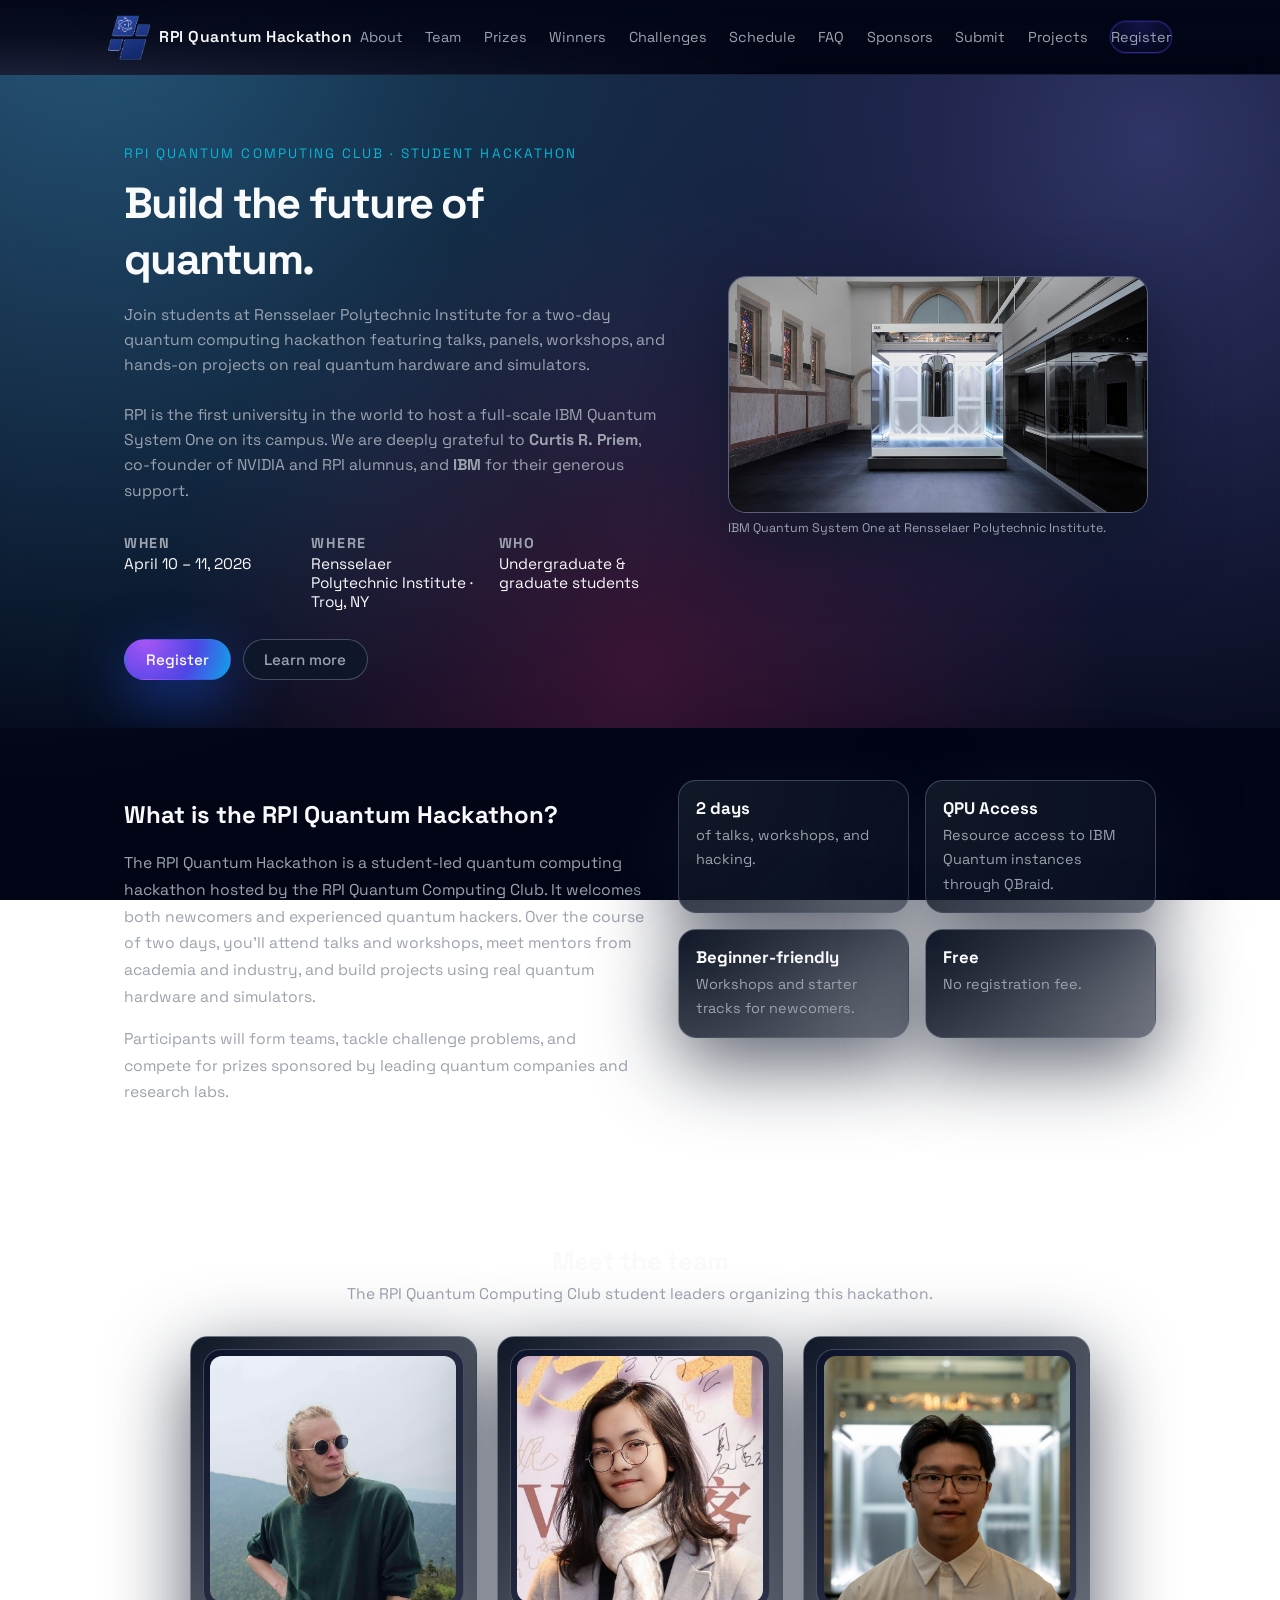
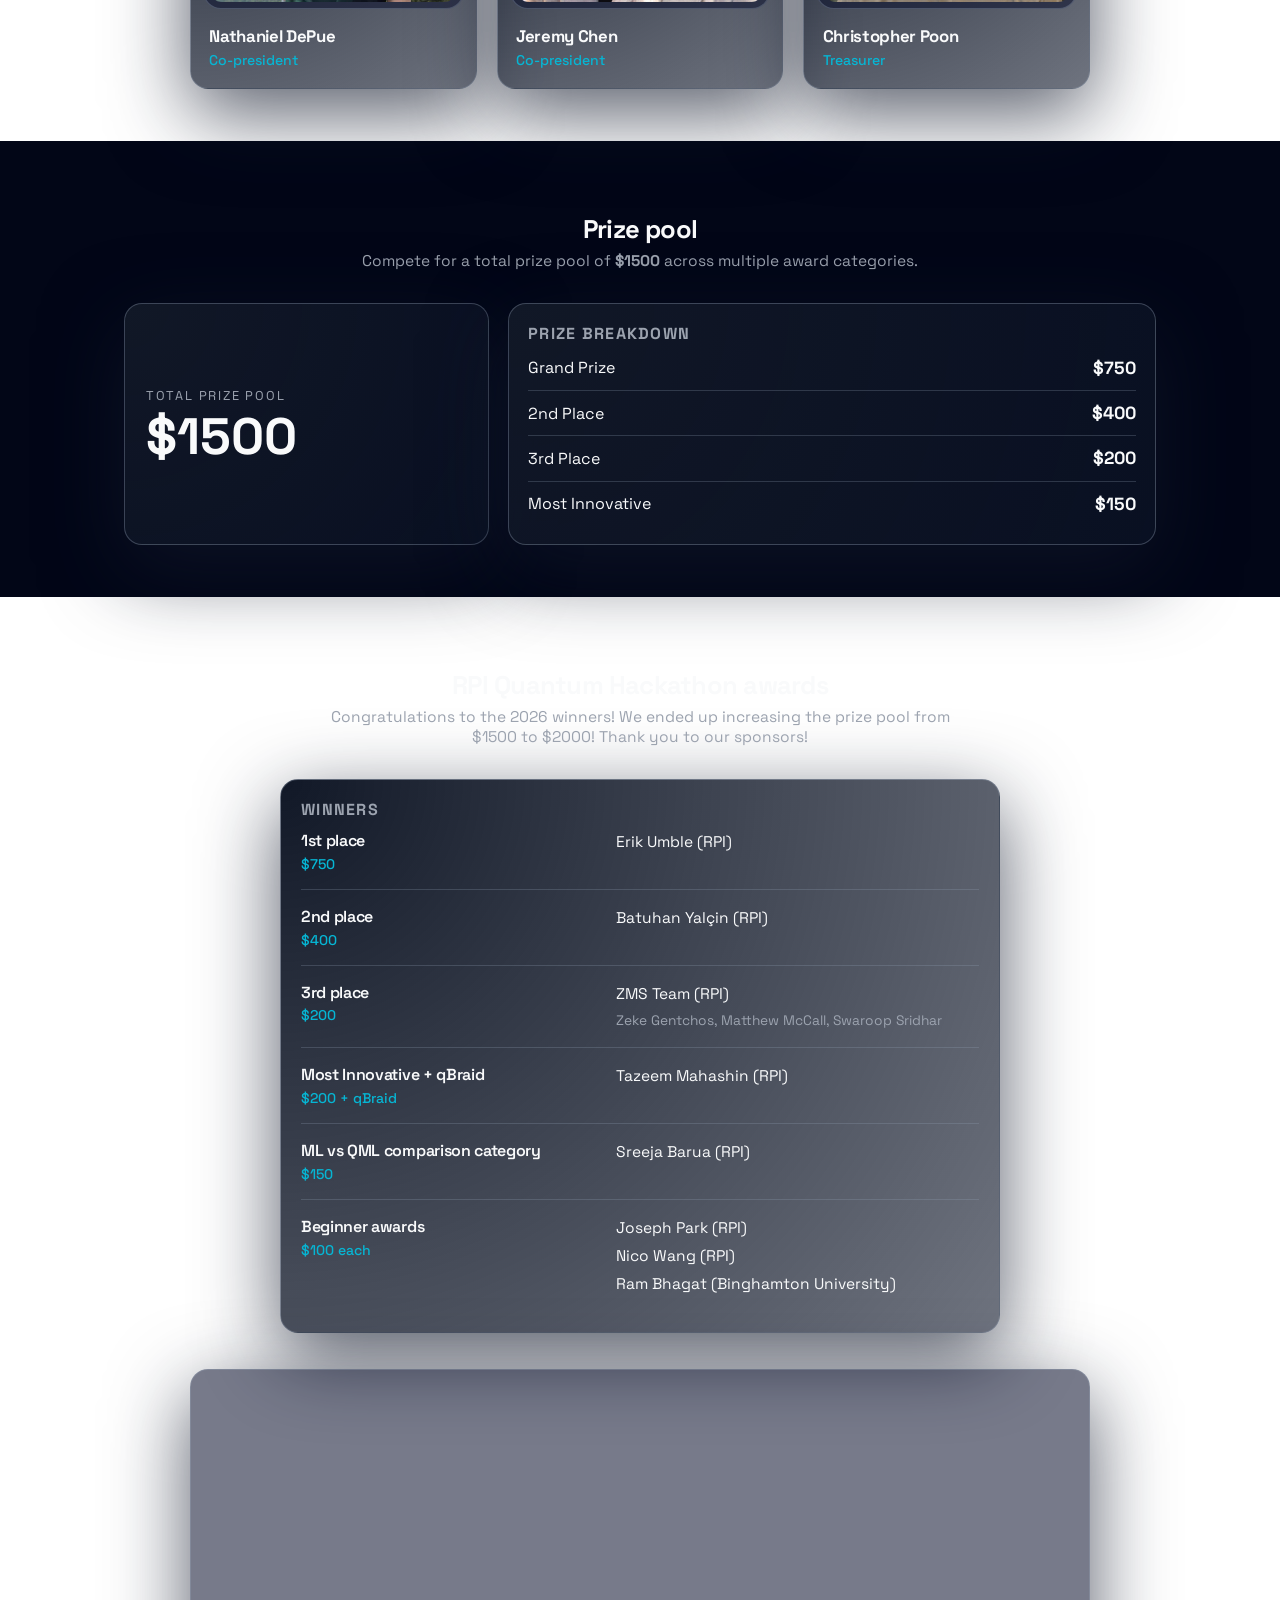
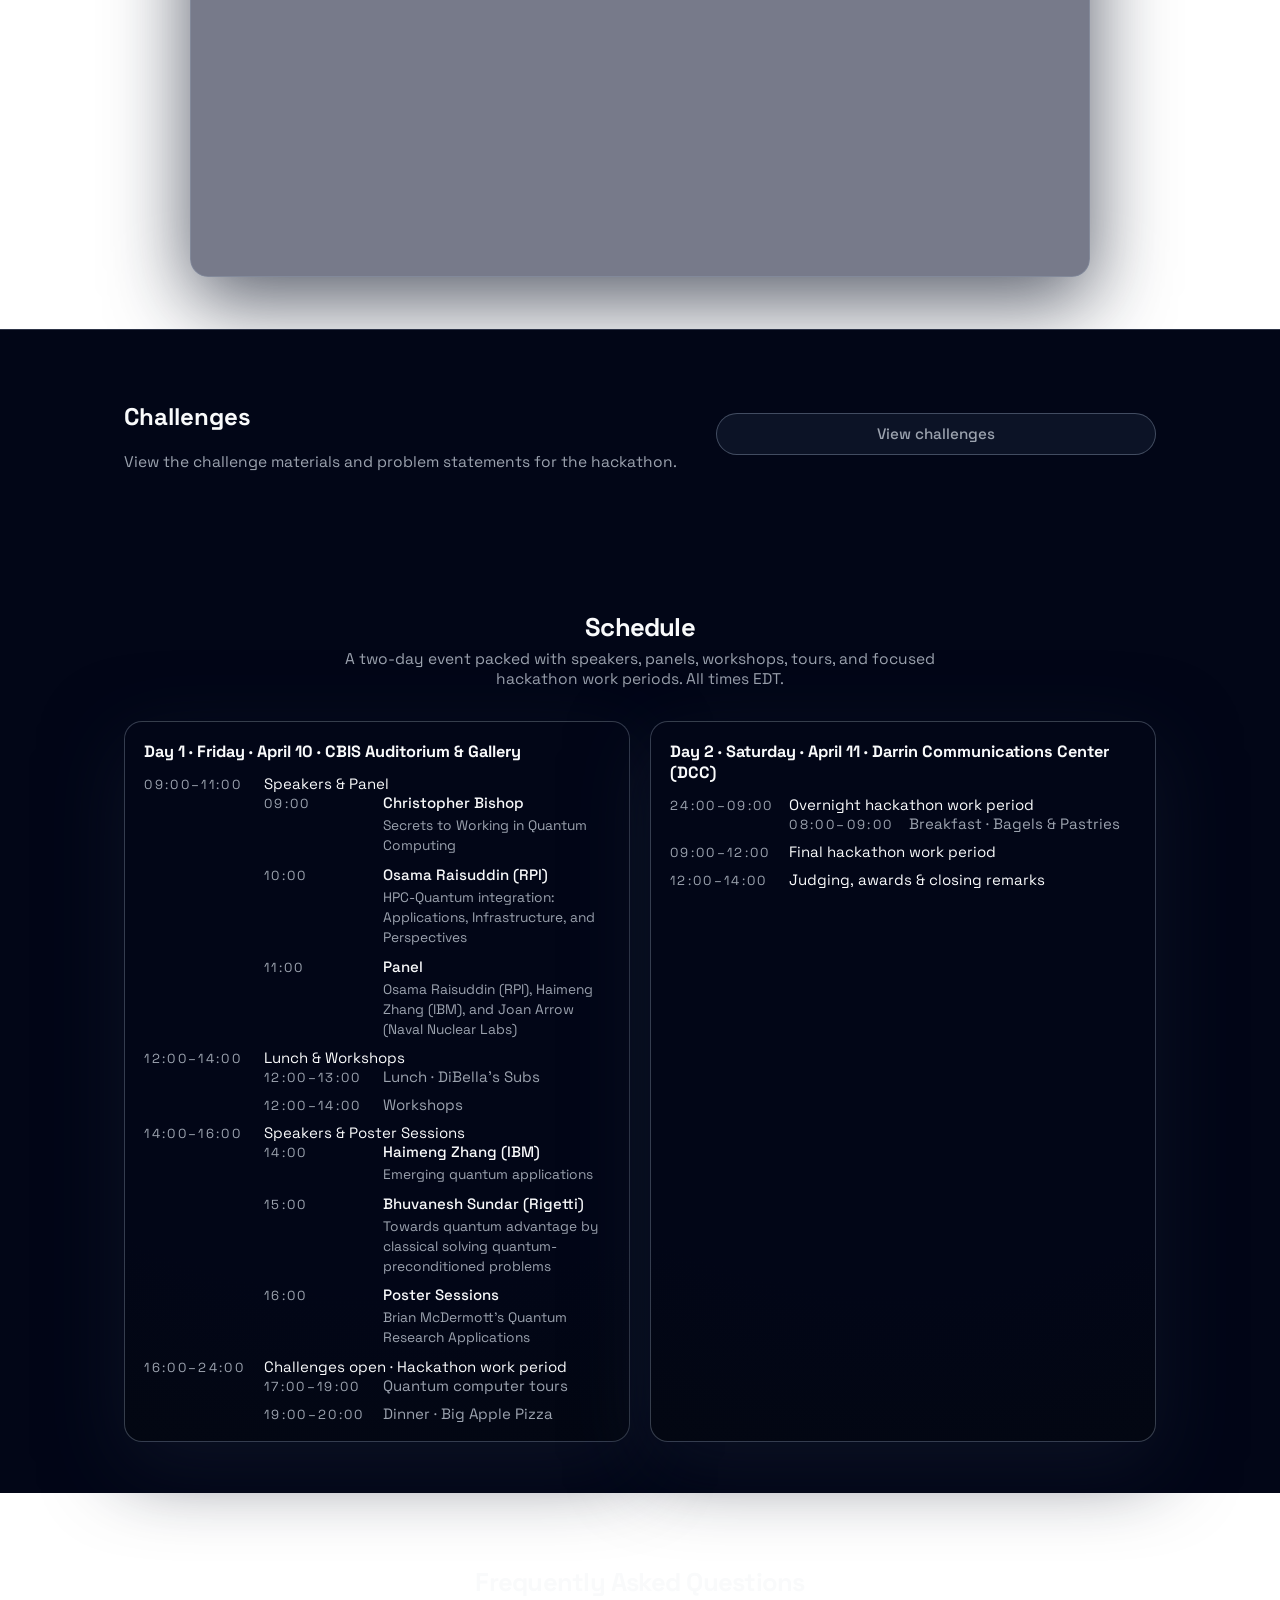
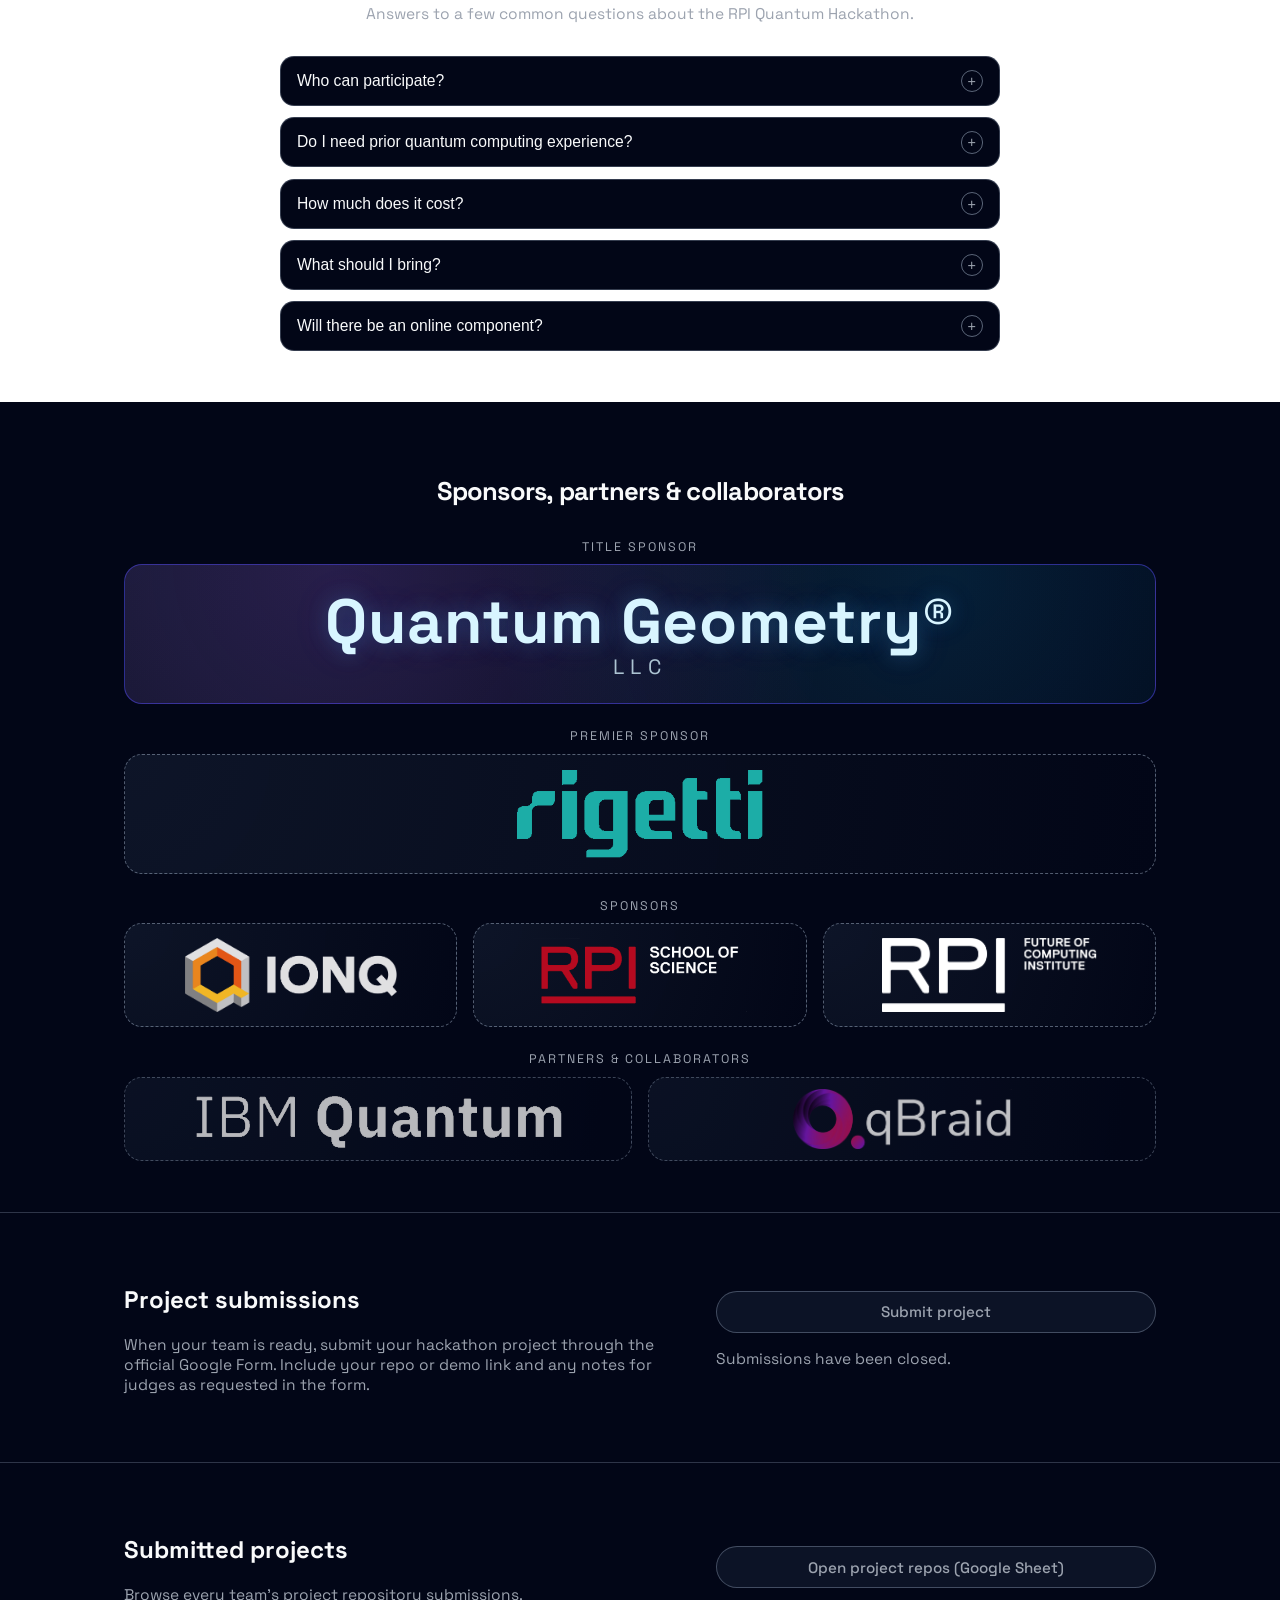
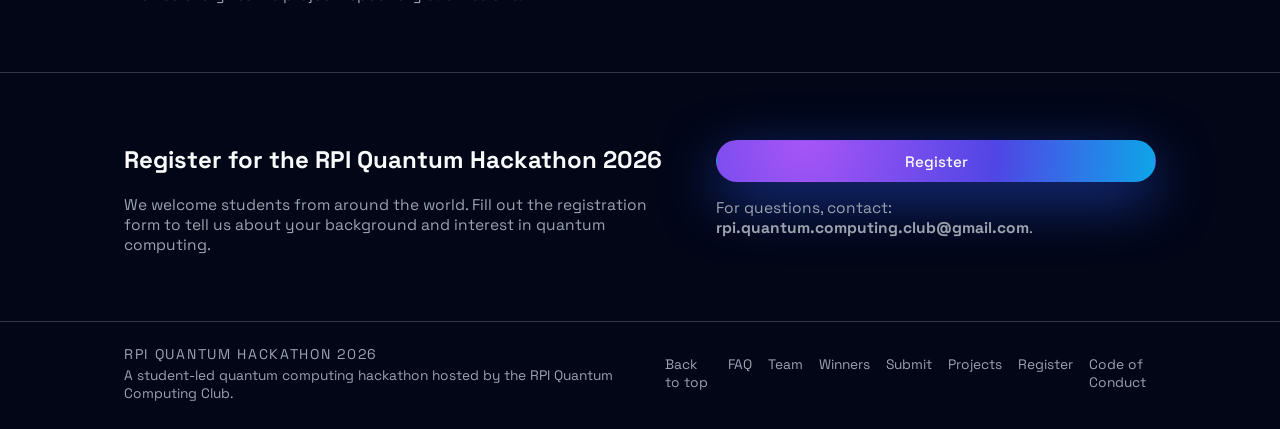
<file: index.html>
<!DOCTYPE html>
<html lang="en">
  <head>
    <meta charset="UTF-8" />
    <meta name="viewport" content="width=device-width, initial-scale=1" />
    <title>RPI Quantum Hackathon 2026</title>
    <meta
      name="description"
      content="RPI Quantum Hackathon is a student-led quantum computing hackathon hosted by the RPI Quantum Computing Club, bringing together students to work on cutting-edge quantum challenges."
    />
    <link rel="stylesheet" href="styles.css" />
    <link rel="preconnect" href="https://fonts.googleapis.com" />
    <link rel="preconnect" href="https://fonts.gstatic.com" crossorigin />
    <link
      href="https://fonts.googleapis.com/css2?family=Space+Grotesk:wght@400;500;600;700&display=swap"
      rel="stylesheet"
    />
  </head>
  <body>
    <header class="site-header" id="top">
      <div class="container header-inner">
        <div class="logo">
          <img src="images/logo.png" alt="RPI Quantum Hackathon logo" class="logo-img" />
          <span class="logo-text">RPI Quantum Hackathon</span>
        </div>
        <nav class="nav">
          <a href="#about">About</a>
          <a href="#team">Team</a>
          <a href="#prizes">Prizes</a>
          <a href="#winners">Winners</a>
          <a href="#challenges">Challenges</a>
          <a href="#schedule">Schedule</a>
          <a href="#faq">FAQ</a>
          <a href="#sponsors">Sponsors</a>
          <a href="#submissions">Submit</a>
          <a href="#project-repos">Projects</a>
          <a href="#apply" class="nav-cta">Register</a>
        </nav>
        <button class="nav-toggle" aria-label="Toggle navigation">
          <span></span>
          <span></span>
        </button>
      </div>
    </header>

    <main>
      <!-- Hero / Landing -->
      <section class="hero">
        <div class="hero-gradient"></div>
        <div class="container hero-inner">
          <div class="hero-copy">
            <p class="eyebrow">RPI Quantum Computing Club · Student Hackathon</p>
            <h1>Build the future of quantum.</h1>
            <p class="hero-subtitle">
              Join students at Rensselaer Polytechnic Institute for a two-day
              quantum computing hackathon featuring talks, panels, workshops,
              and hands-on projects on real quantum hardware and simulators.
              <br>
              <br>
              RPI is the first university in the world to host a full-scale IBM Quantum System One on its campus. We are deeply grateful to <strong>Curtis R. Priem</strong>, co-founder of NVIDIA and RPI alumnus, and <strong>IBM</strong> for their generous support.
            </p>
            <div class="hero-meta">
              <div>
                <h3>When</h3>
                <p>April 10 – 11, 2026</p>
              </div>
              <div>
                <h3>Where</h3>
                <p>Rensselaer Polytechnic Institute · Troy, NY</p>
              </div>
              <div>
                <h3>Who</h3>
                <p>Undergraduate & graduate students</p>
              </div>
            </div>
            <div class="hero-actions">
              <a href="#apply" class="btn btn-primary">Register</a>
              <a href="#about" class="btn btn-secondary">Learn more</a>
            </div>
          </div>
          <div class="hero-visual">
            <figure class="hero-photo-frame">
              <img
                src="images/ibm-quantum-system-one.jpg"
                alt="IBM Quantum System One at RPI"
                class="hero-photo"
              />
              <figcaption class="hero-photo-caption">
                IBM Quantum System One at Rensselaer Polytechnic Institute.
              </figcaption>
            </figure>
          </div>
        </div>
      </section>

      <!-- About -->
      <section class="section" id="about">
        <div class="container two-column">
          <div>
            <h2>What is the RPI Quantum Hackathon?</h2>
            <p>
              The RPI Quantum Hackathon is a student-led quantum computing
              hackathon hosted by the RPI Quantum Computing Club. It welcomes
              both newcomers and experienced quantum hackers. Over the course
              of two days, you'll attend talks and workshops, meet mentors
              from academia and industry, and build projects using real quantum
              hardware and simulators.
            </p>
            <p>
              Participants will form teams, tackle challenge problems, and
              compete for prizes sponsored by leading quantum companies and
              research labs.
            </p>
          </div>
          <div class="about-grid">
            <div class="stat-card">
              <h3>2 days</h3>
              <p>of talks, workshops, and hacking.</p>
            </div>
            <div class="stat-card">
              <h3>QPU Access</h3>
              <p>Resource access to IBM Quantum instances through QBraid.</p>
            </div>
            <div class="stat-card">
              <h3>Beginner-friendly</h3>
              <p>Workshops and starter tracks for newcomers.</p>
            </div>
            <div class="stat-card">
              <h3>Free</h3>
              <p>No registration fee.</p>
            </div>
          </div>
        </div>
      </section>

      <!-- Meet the team -->
      <section class="section" id="team">
        <div class="container">
          <div class="section-header">
            <h2>Meet the team</h2>
            <p>
              The RPI Quantum Computing Club student leaders organizing this
              hackathon.
            </p>
          </div>
          <div class="team-grid">
            <article class="team-card">
              <figure class="team-photo-frame">
                <a
                  href="https://www.linkedin.com/in/nathaniel-depue/"
                  target="_blank"
                  rel="noopener noreferrer"
                  class="team-photo-link"
                  aria-label="Nathaniel DePue"
                >
                  <img
                    src="images/nathaniel.jpg"
                    alt="Portrait of Nathaniel DePue"
                    class="team-photo"
                    width="532"
                    height="563"
                    loading="lazy"
                  />
                </a>
              </figure>
              <div class="team-card-body">
                <h3>Nathaniel DePue</h3>
                <p class="team-role">Co-president</p>
              </div>
            </article>
            <article class="team-card">
              <figure class="team-photo-frame">
                <a
                  href="https://www.linkedin.com/in/jeremychenrpi27/"
                  target="_blank"
                  rel="noopener noreferrer"
                  class="team-photo-link"
                  aria-label="Jeremy Chen"
                >
                  <img
                    src="images/jeremy.jpg"
                    alt="Portrait of Jeremy Chen"
                    class="team-photo"
                    width="532"
                    height="563"
                    loading="lazy"
                  />
                </a>
              </figure>
              <div class="team-card-body">
                <h3>Jeremy Chen</h3>
                <p class="team-role">Co-president</p>
              </div>
            </article>
            <article class="team-card">
              <figure class="team-photo-frame">
                <a
                  href="https://www.linkedin.com/in/christopherpoon8/"
                  target="_blank"
                  rel="noopener noreferrer"
                  class="team-photo-link"
                  aria-label="Christopher Poon"
                >
                  <img
                    src="images/chris.jpg"
                    alt="Portrait of Christopher Poon"
                    class="team-photo"
                    width="532"
                    height="563"
                    loading="lazy"
                  />
                </a>
              </figure>
              <div class="team-card-body">
                <h3>Christopher Poon</h3>
                <p class="team-role">Treasurer</p>
              </div>
            </article>
          </div>
        </div>
      </section>

      <!-- Prize Pool -->
      <section class="section section-alt" id="prizes">
        <div class="container">
          <div class="section-header">
            <h2>Prize pool</h2>
            <p>
              Compete for a total prize pool of <strong>$1500</strong> across
              multiple award categories.
            </p>
          </div>
          <div class="prize-layout">
            <article class="prize-total-card">
              <p class="prize-total-label">Total prize pool</p>
              <p class="prize-total-amount">$1500</p>
            </article>
            <article class="prize-breakdown-card">
              <h3>Prize breakdown</h3>
              <ul class="prize-breakdown-list">
                <li><span>Grand Prize</span><strong>$750</strong></li>
                <li><span>2nd Place</span><strong>$400</strong></li>
                <li><span>3rd Place</span><strong>$200</strong></li>
                <li><span>Most Innovative</span><strong>$150</strong></li>
              </ul>
            </article>
          </div>
        </div>
      </section>

      <!-- Hackathon winners -->
      <section class="section" id="winners">
        <div class="container">
          <div class="section-header">
            <h2>RPI Quantum Hackathon awards</h2>
            <p>Congratulations to the 2026 winners! We ended up increasing the prize pool from $1500 to $2000! Thank you to our sponsors!</p>
          </div>
          <article class="winners-card">
            <h3 class="winners-card-title">Winners</h3>
            <ul class="winners-list">
              <li>
                <div class="winners-award">
                  <span class="winners-rank">1st place</span>
                  <span class="winners-prize">$750</span>
                </div>
                <div class="winners-names">
                  <p>Erik Umble (RPI)</p>
                </div>
              </li>
              <li>
                <div class="winners-award">
                  <span class="winners-rank">2nd place</span>
                  <span class="winners-prize">$400</span>
                </div>
                <div class="winners-names">
                  <p>Batuhan Yalçin (RPI)</p>
                </div>
              </li>
              <li>
                <div class="winners-award">
                  <span class="winners-rank">3rd place</span>
                  <span class="winners-prize">$200</span>
                </div>
                <div class="winners-names">
                  <p>ZMS Team (RPI)</p>
                  <p class="winners-names-detail">
                    Zeke Gentchos, Matthew McCall, Swaroop Sridhar
                  </p>
                </div>
              </li>
              <li>
                <div class="winners-award">
                  <span class="winners-rank">Most Innovative + qBraid</span>
                  <span class="winners-prize">$200 + qBraid</span>
                </div>
                <div class="winners-names">
                  <p>Tazeem Mahashin (RPI)</p>
                </div>
              </li>
              <li>
                <div class="winners-award">
                  <span class="winners-rank">ML vs QML comparison category</span>
                  <span class="winners-prize">$150</span>
                </div>
                <div class="winners-names">
                  <p>Sreeja Barua (RPI)</p>
                </div>
              </li>
              <li>
                <div class="winners-award">
                  <span class="winners-rank">Beginner awards</span>
                  <span class="winners-prize">$100 each</span>
                </div>
                <div class="winners-names winners-names--stack">
                  <p>Joseph Park (RPI)</p>
                  <p>Nico Wang (RPI)</p>
                  <p>Ram Bhagat (Binghamton University)</p>
                </div>
              </li>
            </ul>
          </article>
          <figure class="winners-photo">
            <img
              src="images/everyone.jpg"
              alt="RPI Quantum Hackathon 2026 participants and organizers"
              loading="lazy"
              decoding="async"
            />
          </figure>
        </div>
      </section>

      <!-- Challenges -->
      <section class="section apply-section" id="challenges">
        <div class="container apply-inner">
          <div>
            <h2>Challenges</h2>
            <p>View the challenge materials and problem statements for the hackathon.</p>
          </div>
          <div class="apply-actions">
            <a href="https://drive.google.com/drive/folders/1UUs0mhduXMpkq6_8SCw3URbhn3BiSbMo" target="_blank" rel="noopener noreferrer" class="btn btn-secondary btn-wide">
              View challenges
            </a>
          </div>
        </div>
      </section>
      <!-- Schedule -->
      <section class="section section-alt" id="schedule">
        <div class="container">
          <div class="section-header">
            <h2>Schedule</h2>
            <p>
              A two-day event packed with speakers, panels, workshops, tours,
              and focused hackathon work periods. All times EDT.
            </p>
          </div>
          <div class="schedule">
            <div class="schedule-day">
              <h3>Day 1 · Friday · April 10 · CBIS Auditorium & Gallery</h3>
              <ul>
                <li>
                  <span class="time">09:00–11:00</span>
                  <span class="label">Speakers & Panel
                    <ul class="sub-items">
                      <li><span class="time">09:00</span>
                        <span class="label">
                          <span class="speaker-name">Christopher Bishop</span>
                          <span class="talk-title">Secrets to Working in Quantum Computing</span>
                        </span>
                      </li>
                      <li>
                        <span class="time">10:00</span>
                        <span class="label">
                          <span class="speaker-name">Osama Raisuddin (RPI)</span>
                          <span class="talk-title">HPC-Quantum integration: Applications, Infrastructure, and Perspectives</span>
                        </span>
                      </li>
                      <li>
                        <span class="time">11:00</span>
                        <span class="label">
                          <span class="speaker-name">Panel</span>
                          <span class="talk-title">Osama Raisuddin (RPI), Haimeng Zhang (IBM), and Joan Arrow (Naval Nuclear Labs)</span>
                        </span>
                      </li>
                    </ul>
                  </span>
                </li>
                <li>
                  <span class="time">12:00–14:00</span>
                  <span class="label">Lunch & Workshops
                    <ul class="sub-items">
                      <li><span class="time">12:00–13:00</span><span class="label">Lunch · DiBella's Subs</span></li>
                      <li><span class="time">12:00–14:00</span><span class="label">Workshops</span></li>
                    </ul>
                  </span>
                </li>
                <li>
                  <span class="time">14:00–16:00</span>
                  <span class="label">Speakers & Poster Sessions
                    <ul class="sub-items">
                      <li>
                        <span class="time">14:00</span>
                        <span class="label">
                          <span class="speaker-name">Haimeng Zhang (IBM)</span>
                          <span class="talk-title">Emerging quantum applications</span>
                        </span>
                      </li>
                      <li>
                        <span class="time">15:00</span>
                        <span class="label">
                          <span class="speaker-name">Bhuvanesh Sundar (Rigetti)</span>
                          <span class="talk-title">Towards quantum advantage by classical solving quantum-preconditioned problems</span>
                        </span>
                      </li>
                      <li><span class="time">16:00</span><span class="speaker-name">Poster Sessions
                        <ul class="sub-items">
                          <li><span class="talk-title">Brian McDermott's Quantum Research Applications</span></li>
                        </ul>
                      </span></li>
                    </ul>
                  </span>
                </li>
                <li>
                  <span class="time">16:00–24:00</span>
                  <span class="label">Challenges open · Hackathon work period
                    <ul class="sub-items">
                      <li><span class="time">17:00–19:00</span><span class="label">Quantum computer tours</span></li>
                      <li><span class="time">19:00–20:00</span><span class="label">Dinner · Big Apple Pizza</span></li>
                    </ul>
                  </span>
                </li>
              </ul>
            </div>
            <div class="schedule-day">
              <h3>Day 2 · Saturday · April 11 · Darrin Communications Center (DCC)</h3>
              <ul>
                <li>
                  <span class="time">24:00–09:00</span>
                  <span class="label">Overnight hackathon work period
                    <ul class="sub-items">
                      <li><span class="time">08:00–09:00</span><span class="label">Breakfast · Bagels & Pastries</span></li>
                    </ul>
                  </span>
                </li>
                <li>
                  <span class="time">09:00–12:00</span>
                  <span class="label">Final hackathon work period</span>
                </li>
                <li>
                  <span class="time">12:00–14:00</span>
                  <span class="label">Judging, awards & closing remarks</span>
                </li>
              </ul>
            </div>
          </div>
        </div>
      </section>

      <!-- FAQ -->
      <section class="section" id="faq">
        <div class="container">
          <div class="section-header">
            <h2>Frequently Asked Questions</h2>
            <p>
              Answers to a few common questions about the RPI Quantum Hackathon.
            </p>
          </div>
          <div class="faq-list">
            <button class="faq-item" type="button">
              <div class="faq-question">
                <span>Who can participate?</span>
                <span class="faq-icon">+</span>
              </div>
              <div class="faq-answer">
                <p>
                  The RPI Quantum Hackathon is open to students from any college
                  or university, as well as members of the broader community who
                  are able to attend in person at RPI. There is no requirement
                  to be an RPI student, but you must be able to travel to Troy,
                  NY for the event.
                </p>
              </div>
            </button>
            <button class="faq-item" type="button">
              <div class="faq-question">
                <span>Do I need prior quantum computing experience?</span>
                <span class="faq-icon">+</span>
              </div>
              <div class="faq-answer">
                <p>
                  No prior quantum experience is required. We will offer
                  introductory workshops, recommended learning resources, and
                  beginner-friendly challenge tracks so that newcomers can get
                  started. Teams can also mix experience levels.
                </p>
              </div>
            </button>
            <button class="faq-item" type="button">
              <div class="faq-question">
                <span>How much does it cost?</span>
                <span class="faq-icon">+</span>
              </div>
              <div class="faq-answer">
                <p>
                  Participation in the hackathon is free for all registered
                  participants. We are not able to reimburse travel or
                  accommodation expenses, so attendees are responsible for their
                  own transportation and lodging.
                </p>
              </div>
            </button>
            <button class="faq-item" type="button">
              <div class="faq-question">
                <span>What should I bring?</span>
                <span class="faq-icon">+</span>
              </div>
              <div class="faq-answer">
                <p>
                  Bring a laptop, charger, valid student ID, and any personal
                  items you need for an overnight event. We'll provide food,
                  snacks, Wi‑Fi, and access to quantum computing resources.
                </p>
              </div>
            </button>
            <button class="faq-item" type="button">
              <div class="faq-question">
                <span>Will there be an online component?</span>
                <span class="faq-icon">+</span>
              </div>
              <div class="faq-answer">
                <p>
                  The RPI Quantum Hackathon is an in-person event on the RPI
                  campus. We do not offer a remote or hybrid participation
                  option this year.
                </p>
              </div>
            </button>
          </div>
        </div>
      </section>

      <!-- Sponsors -->
      <section class="section section-alt" id="sponsors">
        <div class="container">
          <div class="section-header">
            <h2>Sponsors, partners & collaborators</h2>
          </div>
          <!-- Tier 1: Title Sponsor -->
          <p class="sponsor-tier-label">Title Sponsor</p>
          <div class="sponsor-tier sponsor-tier--title">
            <div class="sponsor-card">
              <a href="https://www.quantum-geometry.com/" target="_blank" rel="noopener noreferrer" aria-label="Quantum Geometry LLC website">
                <div class="sponsor-text-logo" aria-label="Quantum Geometry LLC">
                  <span class="sponsor-text-logo-main">Quantum Geometry®</span>
                  <span class="sponsor-text-logo-sub">LLC</span>
                </div>
              </a>
            </div>
          </div>

          <!-- Tier 2: Premier Sponsor -->
          <p class="sponsor-tier-label">Premier Sponsor</p>
          <div class="sponsor-tier sponsor-tier--premier">
            <div class="sponsor-card">
              <a href="https://www.rigetti.com/" target="_blank" rel="noopener noreferrer">
                <img src="images/rigetti_logo.png" alt="Rigetti" />
              </a>
            </div>
          </div>
 
          <!-- Tier 3: Sponsors -->
          <p class="sponsor-tier-label">Sponsors</p>
          <div class="sponsor-tier sponsor-tier--main">
            <div class="sponsor-card">
              <a href="https://www.ionq.com" target="_blank" rel="noopener noreferrer">
                <img src="images/ionq_logo.png" alt="IonQ" />
              </a>
            </div>
            <div class="sponsor-card">
              <a href="https://science.rpi.edu/" target="_blank" rel="noopener noreferrer">
                <img src="images/rpi_sci_logo.png" alt="RPI School of Science" />
              </a>
            </div>
            <div class="sponsor-card">
              <a href="https://foci.rpi.edu/" target="_blank" rel="noopener noreferrer">
                <img src="images/rpi_foci_logo.png" alt="RPI FOCI" />
              </a>
            </div>
          </div>
 
          <!-- Tier 4: Partners -->
          <p class="sponsor-tier-label">Partners & collaborators</p>
          <div class="sponsor-tier sponsor-tier--partners">
            <div class="sponsor-card">
              <a href="https://www.ibm.com/quantum" target="_blank" rel="noopener noreferrer">
                <img src="images/ibm_quantum_logo.png" alt="IBM Quantum" />
              </a>
            </div>
            <div class="sponsor-card">
              <a href="https://qbraid.com" target="_blank" rel="noopener noreferrer">
                <img src="images/qbraid_logo.png" alt="QBraid" />
              </a>
            </div>
          </div>
        </div>
      </section>

      <!-- Submissions -->
      <section class="section apply-section" id="submissions">
        <div class="container apply-inner">
          <div>
            <h2>Project submissions</h2>
            <p>
              When your team is ready, submit your hackathon project through the
              official Google Form. Include your repo or demo link and any notes
              for judges as requested in the form.
            </p>
          </div>
          <div class="apply-actions">
            <a href="https://forms.gle/CSqyRC7i3JdLnQ4w6" target="_blank" rel="noopener noreferrer" class="btn btn-secondary btn-wide">
              Submit project
            </a>
            <p class="apply-note">
              Submissions have been closed.
            </p>
          </div>
        </div>
      </section>

      <!-- Published project repos -->
      <section class="section section-alt apply-section" id="project-repos">
        <div class="container apply-inner">
          <div>
            <h2>Submitted projects</h2>
            <p>
              Browse every team’s project repository submissions.
            </p>
          </div>
          <div class="apply-actions">
            <a
              href="https://docs.google.com/spreadsheets/d/1st5UyNINWiVUht3oCauOXyDVGyM2c9jwb_4inrIRlXg/edit?usp=sharing"
              target="_blank"
              rel="noopener noreferrer"
              class="btn btn-secondary btn-wide"
            >
              Open project repos (Google Sheet)
            </a>
          </div>
        </div>
      </section>

      <!-- Registration -->
      <section class="section apply-section" id="apply">
            <div class="container apply-inner">
          <div>
            <h2>Register for the RPI Quantum Hackathon 2026</h2>
            <p>
              We welcome students from around the world. Fill out the
              registration form to tell us about your background and interest in
              quantum computing.
            </p>
          </div>
          <div class="apply-actions">
            <a
              href="https://docs.google.com/forms/d/e/1FAIpQLSdPCizvqdRnbLymrNj8tULtxBLQRuvuhxkuyUXj-31jOjeQ6w/viewform"
              target="_blank"
              rel="noopener noreferrer"
              class="btn btn-primary btn-wide"
            >
              Register
            </a>
            <p class="apply-note">
              For questions, contact:
              <strong>rpi.quantum.computing.club@gmail.com</strong>.
            </p>
          </div>
        </div>
      </section>
    </main>

    <footer class="site-footer">
      <div class="container footer-inner">
        <div>
          <p class="footer-title">RPI Quantum Hackathon 2026</p>
          <p class="footer-text">
            A student-led quantum computing hackathon hosted by the RPI Quantum
            Computing Club.
          </p>
        </div>
        <div class="footer-links">
          <a href="#top">Back to top</a>
          <a href="#faq">FAQ</a>
          <a href="#team">Team</a>
          <a href="#winners">Winners</a>
          <a href="#submissions">Submit</a>
          <a href="#project-repos">Projects</a>
          <a href="#apply">Register</a>
          <a href="code-of-conduct.html">Code of Conduct</a>
        </div>
      </div>
    </footer>

    <script src="script.js"></script>
  </body>
</html>
</file>
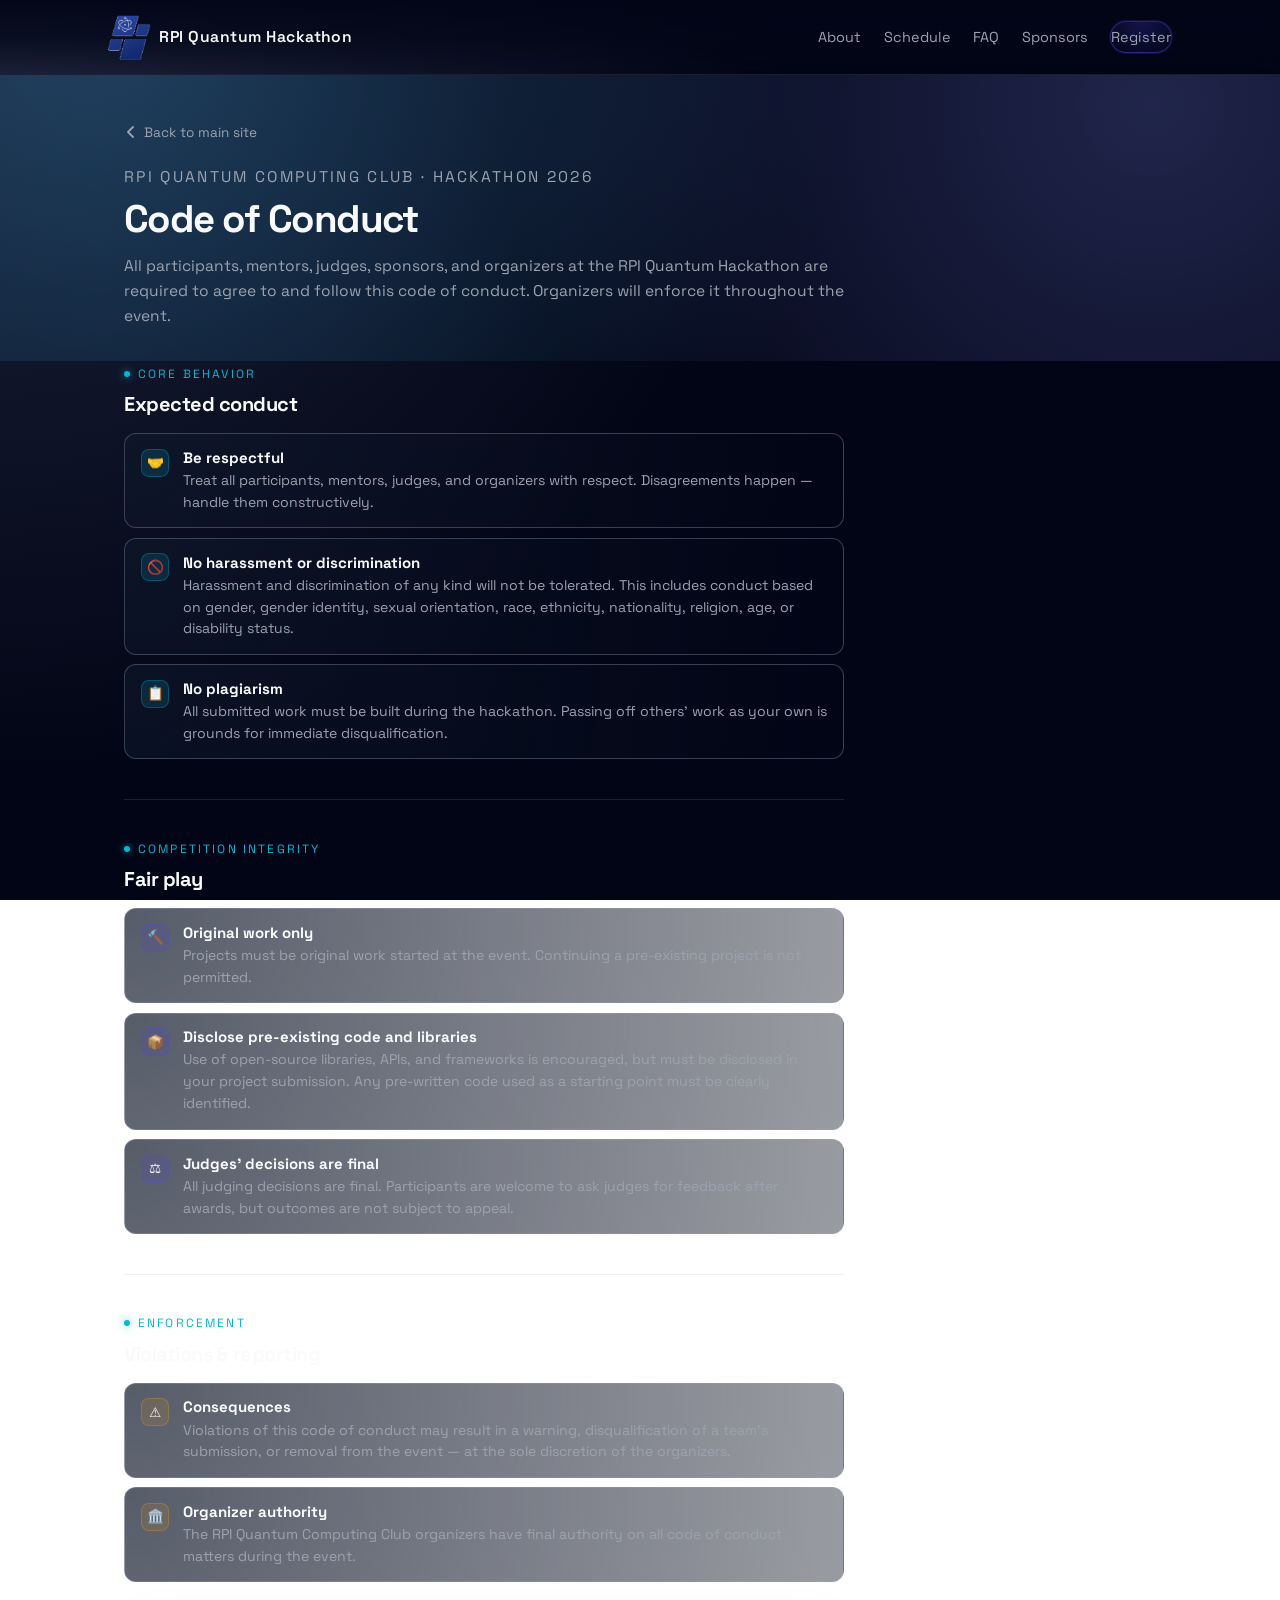
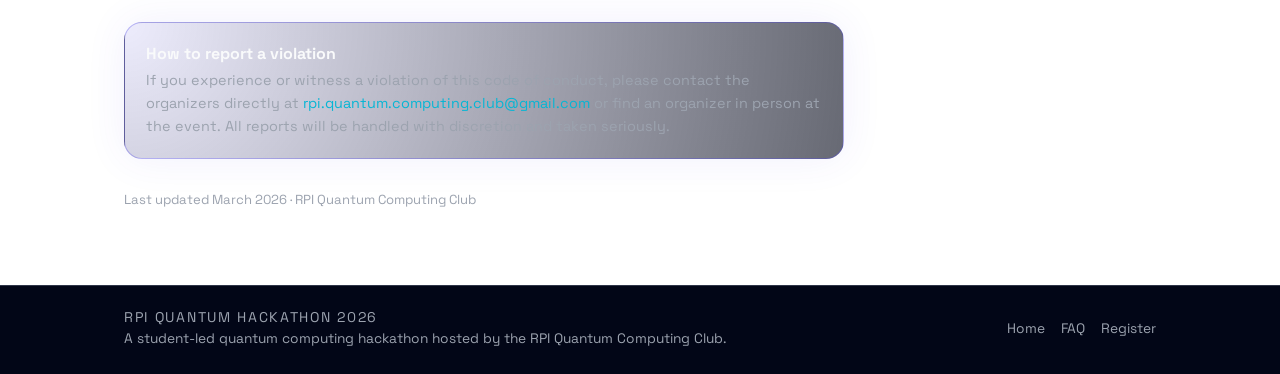
<file: code-of-conduct.html>
<!DOCTYPE html>
<html lang="en">
  <head>
    <meta charset="UTF-8" />
    <meta name="viewport" content="width=device-width, initial-scale=1" />
    <title>Code of Conduct · RPI Quantum Hackathon 2026</title>
    <meta
      name="description"
      content="Code of Conduct for the RPI Quantum Hackathon 2026, hosted by the RPI Quantum Computing Club."
    />
    <link rel="stylesheet" href="styles.css" />
    <link rel="preconnect" href="https://fonts.googleapis.com" />
    <link rel="preconnect" href="https://fonts.gstatic.com" crossorigin />
    <link
      href="https://fonts.googleapis.com/css2?family=Space+Grotesk:wght@400;500;600;700&display=swap"
      rel="stylesheet"
    />
    <style>
      .coc-hero {
        padding: 3rem 0 2rem;
        position: relative;
        overflow: hidden;
      }

      .coc-hero .hero-gradient {
        position: absolute;
        inset: 0;
        background:
          radial-gradient(circle at 10% -10%, rgba(56, 189, 248, 0.35), transparent 60%),
          radial-gradient(circle at 90% 10%, rgba(129, 140, 248, 0.4), transparent 55%);
        opacity: 0.6;
        pointer-events: none;
      }

      .coc-hero-inner {
        position: relative;
        z-index: 1;
        max-width: 720px;
      }

      .coc-hero-inner h1 {
        font-size: clamp(2rem, 3vw, 2.8rem);
        letter-spacing: -0.04em;
        margin: 0.3rem 0 0.7rem;
      }

      .coc-hero-inner p {
        color: var(--text-muted);
        font-size: 0.97rem;
        line-height: 1.6;
        margin: 0;
      }

      .coc-back {
        display: inline-flex;
        align-items: center;
        gap: 0.4rem;
        font-size: 0.85rem;
        color: var(--text-muted);
        margin-bottom: 1.5rem;
        transition: color 0.15s ease;
      }

      .coc-back:hover {
        color: var(--text);
      }

      .coc-back svg {
        width: 14px;
        height: 14px;
      }

      .coc-body {
        padding: 0 0 4rem;
      }

      .coc-content {
        max-width: 720px;
      }

      .coc-section {
        margin-bottom: 2.5rem;
      }

      .coc-section-label {
        display: inline-flex;
        align-items: center;
        gap: 0.5rem;
        font-size: 0.75rem;
        text-transform: uppercase;
        letter-spacing: 0.18em;
        color: var(--accent-2);
        margin-bottom: 0.6rem;
      }

      .coc-section-label .label-dot {
        width: 6px;
        height: 6px;
        border-radius: 50%;
        background: var(--accent-2);
        box-shadow: 0 0 8px rgba(6, 182, 212, 0.8);
      }

      .coc-section h2 {
        font-size: 1.25rem;
        letter-spacing: -0.025em;
        margin: 0 0 1rem;
      }

      .coc-rule {
        display: flex;
        gap: 0.85rem;
        align-items: flex-start;
        padding: 0.85rem 1rem;
        border-radius: 12px;
        border: 1px solid var(--border-subtle);
        background: radial-gradient(circle at top left, rgba(15, 23, 42, 0.7), rgba(2, 6, 23, 0.4));
        margin-bottom: 0.6rem;
        transition: border-color 0.15s ease;
      }

      .coc-rule:hover {
        border-color: rgba(148, 163, 184, 0.55);
      }

      .coc-rule-icon {
        flex-shrink: 0;
        width: 28px;
        height: 28px;
        border-radius: 8px;
        display: flex;
        align-items: center;
        justify-content: center;
        font-size: 0.85rem;
        margin-top: 0.05rem;
      }

      .icon-blue {
        background: rgba(6, 182, 212, 0.15);
        border: 1px solid rgba(6, 182, 212, 0.3);
      }

      .icon-purple {
        background: rgba(79, 70, 229, 0.15);
        border: 1px solid rgba(79, 70, 229, 0.3);
      }

      .icon-amber {
        background: rgba(245, 158, 11, 0.12);
        border: 1px solid rgba(245, 158, 11, 0.28);
      }

      .coc-rule-text {
        flex: 1;
      }

      .coc-rule-text strong {
        display: block;
        font-size: 0.94rem;
        margin-bottom: 0.2rem;
      }

      .coc-rule-text p {
        margin: 0;
        font-size: 0.88rem;
        color: var(--text-muted);
        line-height: 1.55;
      }

      .coc-divider {
        height: 1px;
        background: var(--border-subtle);
        margin: 2.2rem 0;
        opacity: 0.5;
      }

      .coc-report {
        padding: 1.2rem 1.3rem;
        border-radius: var(--card-radius);
        border: 1px solid rgba(79, 70, 229, 0.35);
        background: radial-gradient(circle at top left, rgba(79, 70, 229, 0.1), rgba(2, 6, 23, 0.6));
        box-shadow: 0 0 40px rgba(79, 70, 229, 0.08);
      }

      .coc-report h3 {
        font-size: 1rem;
        margin: 0 0 0.35rem;
      }

      .coc-report p {
        margin: 0;
        font-size: 0.9rem;
        color: var(--text-muted);
        line-height: 1.6;
      }

      .coc-report a {
        color: var(--accent-2);
      }

      .coc-report a:hover {
        text-decoration: underline;
      }

      .coc-meta {
        margin-top: 2rem;
        font-size: 0.82rem;
        color: var(--text-muted);
      }
    </style>
  </head>
  <body>
    <header class="site-header" id="top">
      <div class="container header-inner">
        <div class="logo">
          <img src="images/logo.png" alt="RPI Quantum Hackathon logo" class="logo-img" />
          <span class="logo-text">RPI Quantum Hackathon</span>
        </div>
        <nav class="nav">
          <a href="index.html#about">About</a>
          <a href="index.html#schedule">Schedule</a>
          <a href="index.html#faq">FAQ</a>
          <a href="index.html#sponsors">Sponsors</a>
          <a href="index.html#apply" class="nav-cta">Register</a>
        </nav>
        <button class="nav-toggle" aria-label="Toggle navigation">
          <span></span>
          <span></span>
        </button>
      </div>
    </header>

    <main>
      <section class="coc-hero">
        <div class="hero-gradient"></div>
        <div class="container">
          <div class="coc-hero-inner">
            <a href="index.html" class="coc-back">
              <svg viewBox="0 0 14 14" fill="none" stroke="currentColor" stroke-width="1.8" stroke-linecap="round" stroke-linejoin="round">
                <path d="M9 2L4 7l5 5"/>
              </svg>
              Back to main site
            </a>
            <p class="eyebrow">RPI Quantum Computing Club · Hackathon 2026</p>
            <h1>Code of Conduct</h1>
            <p>
              All participants, mentors, judges, sponsors, and organizers at the
              RPI Quantum Hackathon are required to agree to and follow this
              code of conduct. Organizers will enforce it throughout the event.
            </p>
          </div>
        </div>
      </section>

      <section class="coc-body">
        <div class="container">
          <div class="coc-content">

            <!-- Core Behavior -->
            <div class="coc-section">
              <div class="coc-section-label">
                <span class="label-dot"></span>
                Core Behavior
              </div>
              <h2>Expected conduct</h2>

              <div class="coc-rule">
                <div class="coc-rule-icon icon-blue">🤝</div>
                <div class="coc-rule-text">
                  <strong>Be respectful</strong>
                  <p>Treat all participants, mentors, judges, and organizers with respect. Disagreements happen — handle them constructively.</p>
                </div>
              </div>

              <div class="coc-rule">
                <div class="coc-rule-icon icon-blue">🚫</div>
                <div class="coc-rule-text">
                  <strong>No harassment or discrimination</strong>
                  <p>Harassment and discrimination of any kind will not be tolerated. This includes conduct based on gender, gender identity, sexual orientation, race, ethnicity, nationality, religion, age, or disability status.</p>
                </div>
              </div>

              <div class="coc-rule">
                <div class="coc-rule-icon icon-blue">📋</div>
                <div class="coc-rule-text">
                  <strong>No plagiarism</strong>
                  <p>All submitted work must be built during the hackathon. Passing off others' work as your own is grounds for immediate disqualification.</p>
                </div>
              </div>
            </div>

            <div class="coc-divider"></div>

            <!-- Competition Integrity -->
            <div class="coc-section">
              <div class="coc-section-label">
                <span class="label-dot"></span>
                Competition Integrity
              </div>
              <h2>Fair play</h2>

              <div class="coc-rule">
                <div class="coc-rule-icon icon-purple">🔨</div>
                <div class="coc-rule-text">
                  <strong>Original work only</strong>
                  <p>Projects must be original work started at the event. Continuing a pre-existing project is not permitted.</p>
                </div>
              </div>

              <div class="coc-rule">
                <div class="coc-rule-icon icon-purple">📦</div>
                <div class="coc-rule-text">
                  <strong>Disclose pre-existing code and libraries</strong>
                  <p>Use of open-source libraries, APIs, and frameworks is encouraged, but must be disclosed in your project submission. Any pre-written code used as a starting point must be clearly identified.</p>
                </div>
              </div>

              <div class="coc-rule">
                <div class="coc-rule-icon icon-purple">⚖️</div>
                <div class="coc-rule-text">
                  <strong>Judges' decisions are final</strong>
                  <p>All judging decisions are final. Participants are welcome to ask judges for feedback after awards, but outcomes are not subject to appeal.</p>
                </div>
              </div>
            </div>

            <div class="coc-divider"></div>

            <!-- Enforcement -->
            <div class="coc-section">
              <div class="coc-section-label">
                <span class="label-dot"></span>
                Enforcement
              </div>
              <h2>Violations & reporting</h2>

              <div class="coc-rule">
                <div class="coc-rule-icon icon-amber">⚠️</div>
                <div class="coc-rule-text">
                  <strong>Consequences</strong>
                  <p>Violations of this code of conduct may result in a warning, disqualification of a team's submission, or removal from the event — at the sole discretion of the organizers.</p>
                </div>
              </div>

              <div class="coc-rule">
                <div class="coc-rule-icon icon-amber">🏛️</div>
                <div class="coc-rule-text">
                  <strong>Organizer authority</strong>
                  <p>The RPI Quantum Computing Club organizers have final authority on all code of conduct matters during the event.</p>
                </div>
              </div>
            </div>

            <!-- Report box -->
            <div class="coc-report">
              <h3>How to report a violation</h3>
              <p>
                If you experience or witness a violation of this code of conduct,
                please contact the organizers directly at
                <a href="mailto:rpi.quantum.computing.club@gmail.com">rpi.quantum.computing.club@gmail.com</a>
                or find an organizer in person at the event. All reports will be
                handled with discretion and taken seriously.
              </p>
            </div>

            <p class="coc-meta">Last updated March 2026 · RPI Quantum Computing Club</p>
          </div>
        </div>
      </section>
    </main>

    <footer class="site-footer">
      <div class="container footer-inner">
        <div>
          <p class="footer-title">RPI Quantum Hackathon 2026</p>
          <p class="footer-text">
            A student-led quantum computing hackathon hosted by the RPI Quantum
            Computing Club.
          </p>
        </div>
        <div class="footer-links">
          <a href="index.html">Home</a>
          <a href="index.html#faq">FAQ</a>
          <a href="index.html#apply">Register</a>
        </div>
      </div>
    </footer>

    <script src="script.js"></script>
  </body>
</html>
</file>
<file: styles.css>
:root {
  --bg: #020515;
  --bg-alt: #050821;
  --bg-elevated: #090d2b;
  --accent: #4f46e5;
  --accent-soft: rgba(79, 70, 229, 0.18);
  --accent-2: #06b6d4;
  --accent-2-soft: rgba(6, 182, 212, 0.14);
  --text: #f9fafb;
  --text-muted: #9ca3af;
  --border-subtle: rgba(148, 163, 184, 0.35);
  --card-radius: 18px;
  --shadow-soft: 0 24px 80px rgba(15, 23, 42, 0.7);
}

*,
*::before,
*::after {
  box-sizing: border-box;
}

html,
body {
  margin: 0;
  padding: 0;
  height: 100%;
}

body {
  font-family: "Space Grotesk", system-ui, -apple-system, BlinkMacSystemFont,
    "Segoe UI", sans-serif;
  background: radial-gradient(circle at top left, #1d233b 0, #020515 50%)
    fixed;
  color: var(--text);
  -webkit-font-smoothing: antialiased;
}

a {
  color: inherit;
  text-decoration: none;
}

img {
  max-width: 100%;
  display: block;
}

.container {
  width: 100%;
  max-width: 1080px;
  margin: 0 auto;
  padding: 0 1.5rem;
}

.site-header {
  position: sticky;
  top: 0;
  z-index: 40;
  backdrop-filter: blur(20px);
  background: linear-gradient(
    to bottom,
    rgba(2, 6, 23, 0.95),
    rgba(2, 6, 23, 0.7),
    transparent
  );
  border-bottom: 1px solid rgba(148, 163, 184, 0.16);
}

.header-inner {
  display: flex;
  align-items: center;
  justify-content: space-between;
  padding: 0.75rem 0.5rem;
}

.logo {
  display: flex;
  align-items: center;
  gap: 0.55rem;
  font-weight: 600;
  letter-spacing: 0.03em;
}

.logo-mark {
  width: 32px;
  height: 32px;
  border-radius: 999px;
  background: radial-gradient(circle at 30% 20%, #a855f7, #4f46e5 60%, #0ea5e9);
  display: inline-flex;
  align-items: center;
  justify-content: center;
  font-size: 0.9rem;
  box-shadow: 0 0 24px rgba(79, 70, 229, 0.9);
}

.logo-text {
  font-size: 0.98rem;
}

.logo-img {
  height: 50px;
  width: auto;
  display: block;
}

.nav {
  display: flex;
  align-items: center;
  gap: 1.4rem;
  font-size: 0.9rem;
}

.nav a {
  color: var(--text-muted);
  padding: 0.35rem 0;
  position: relative;
  transition: color 0.18s ease;
}

.nav a::after {
  content: "";
  position: absolute;
  left: 0;
  bottom: 0;
  width: 0;
  height: 2px;
  border-radius: 999px;
  background: linear-gradient(to right, var(--accent), var(--accent-2));
  transition: width 0.2s ease;
}

.nav a:hover {
  color: var(--text);
}

.nav a:hover::after {
  width: 100%;
}

.nav-cta {
  padding: 0.45rem 0.9rem;
  border-radius: 999px;
  border: 1px solid rgba(79, 70, 229, 0.45);
  box-shadow: 0 0 0 1px rgba(79, 70, 229, 0.18);
  background: radial-gradient(circle at top, rgba(79, 70, 229, 0.25), transparent);
  color: var(--text);
}

.nav-toggle {
  display: none;
  flex-direction: column;
  justify-content: center;
  gap: 5px;
  width: 34px;
  height: 34px;
  border-radius: 999px;
  border: 1px solid rgba(148, 163, 184, 0.4);
  background: rgba(15, 23, 42, 0.85);
  cursor: pointer;
}

.nav-toggle span {
  display: block;
  width: 16px;
  height: 2px;
  background: var(--text);
  border-radius: 999px;
  margin: 0 auto;
}

.hero {
  position: relative;
  overflow: hidden;
  padding: 3.5rem 0 3rem;
}

.hero-gradient {
  position: absolute;
  inset: 0;
  background:
    radial-gradient(circle at 10% -10%, rgba(56, 189, 248, 0.5), transparent 60%),
    radial-gradient(circle at 90% 10%, rgba(129, 140, 248, 0.55), transparent 55%),
    radial-gradient(circle at 50% 90%, rgba(236, 72, 153, 0.36), transparent 55%);
  opacity: 0.65;
  pointer-events: none;
}

.hero-inner {
  position: relative;
  z-index: 1;
  display: grid;
  grid-template-columns: minmax(0, 1.5fr) minmax(0, 1.2fr);
  gap: 3.25rem;
  align-items: center;
}

.hero-copy h1 {
  font-size: clamp(2.4rem, 3.4vw, 3.1rem);
  letter-spacing: -0.04em;
  margin: 0.3rem 0 0.8rem;
}

.eyebrow {
  font-size: 0.85rem;
  text-transform: uppercase;
  letter-spacing: 0.15em;
  color: var(--accent-2);
}

.hero-subtitle {
  color: var(--text-muted);
  max-width: 36rem;
  font-size: 0.98rem;
  line-height: 1.6;
}

.hero-meta {
  display: grid;
  grid-template-columns: repeat(3, minmax(0, 1fr));
  gap: 1.1rem;
  margin: 1.9rem 0 1.7rem;
}

.hero-meta h3 {
  font-size: 0.9rem;
  text-transform: uppercase;
  letter-spacing: 0.12em;
  margin: 0 0 0.15rem;
  color: var(--text-muted);
}

.hero-meta p {
  margin: 0;
  font-size: 0.96rem;
}

.hero-actions {
  display: flex;
  flex-wrap: wrap;
  gap: 0.75rem;
}

.btn {
  display: inline-flex;
  align-items: center;
  justify-content: center;
  padding: 0.65rem 1.3rem;
  border-radius: 999px;
  font-size: 0.95rem;
  font-weight: 500;
  border: 1px solid transparent;
  cursor: pointer;
  transition:
    transform 0.15s ease,
    box-shadow 0.15s ease,
    background 0.15s ease,
    border-color 0.15s ease;
}

.btn-primary {
  background: radial-gradient(circle at 20% 0%, #a855f7, #4f46e5 55%, #0ea5e9);
  box-shadow: 0 18px 55px rgba(30, 64, 175, 0.8);
  color: #f9fafb;
}

.btn-primary:hover {
  transform: translateY(-1px);
  box-shadow: 0 24px 70px rgba(30, 64, 175, 0.9);
}

.btn-secondary {
  border-color: rgba(148, 163, 184, 0.4);
  background: rgba(15, 23, 42, 0.85);
  color: var(--text-muted);
}

.btn-secondary:hover {
  border-color: rgba(148, 163, 184, 0.7);
  color: var(--text);
}

.hero-visual {
  position: relative;
  display: flex;
  align-items: center;
  justify-content: center;
}

.hero-photo-frame {
  margin: 0;
  max-width: 420px;
  width: 100%;
}

.hero-photo {
  width: 100%;
  border-radius: 18px;
  border: 1px solid rgba(148, 163, 184, 0.5);
  box-shadow: 0 26px 70px rgba(15, 23, 42, 0.9);
  object-fit: cover;
}

.hero-photo-caption {
  margin-top: 0.45rem;
  font-size: 0.78rem;
  color: var(--text-muted);
}

.orbital {
  position: relative;
  width: min(320px, 80vw);
  height: min(320px, 80vw);
  border-radius: 50%;
  background: radial-gradient(circle at 30% 20%, #38bdf8, #0f172a 65%);
  box-shadow: 0 32px 90px rgba(15, 23, 42, 0.9);
  overflow: hidden;
}

.orbital-core {
  position: absolute;
  inset: 24%;
  border-radius: 50%;
  background: radial-gradient(circle at 35% 25%, #e0f2fe, #4f46e5 55%, #020617);
}

.orbital-ring {
  position: absolute;
  inset: 10%;
  border-radius: 50%;
  border: 1px dashed rgba(148, 163, 184, 0.6);
}

.orbital-ring-1 {
  transform: rotateX(65deg) rotateZ(15deg);
}

.orbital-ring-2 {
  transform: rotateX(70deg) rotateZ(80deg);
}

.orbital-ring-3 {
  transform: rotateX(80deg) rotateZ(-40deg);
}

.orbital-particle {
  position: absolute;
  width: 10px;
  height: 10px;
  border-radius: 50%;
  background: #e0f2fe;
  box-shadow: 0 0 22px rgba(96, 165, 250, 0.9);
}

.orbital-particle-1 {
  top: 12%;
  left: 25%;
}

.orbital-particle-2 {
  bottom: 18%;
  right: 20%;
}

.orbital-particle-3 {
  top: 45%;
  right: 8%;
}

.hero-badge {
  position: absolute;
  bottom: 1.1rem;
  left: 50%;
  transform: translateX(-50%);
  padding: 0.5rem 0.85rem;
  background: rgba(15, 23, 42, 0.92);
  border-radius: 999px;
  border: 1px solid rgba(148, 163, 184, 0.7);
  box-shadow: 0 18px 40px rgba(15, 23, 42, 0.9);
  display: inline-flex;
  flex-direction: column;
  align-items: center;
  gap: 0.1rem;
}

.badge-label {
  font-size: 0.72rem;
  text-transform: uppercase;
  letter-spacing: 0.16em;
  color: var(--accent-2);
}

.badge-text {
  font-size: 0.84rem;
}

.section {
  padding: 3.2rem 0;
}

.section-alt {
  background: radial-gradient(circle at top, #020617 0, #020617 30%, #020617);
}

.section-header {
  max-width: 640px;
  margin: 0 auto 2rem;
  text-align: center;
}

.section-header h2 {
  font-size: 1.6rem;
  letter-spacing: -0.03em;
  margin-bottom: 0.4rem;
}

.section-header p {
  margin: 0;
  color: var(--text-muted);
  font-size: 0.97rem;
}

.two-column {
  display: grid;
  grid-template-columns: minmax(0, 1.2fr) minmax(0, 1.1fr);
  gap: 2rem;
  align-items: flex-start;
}

.two-column p {
  color: var(--text-muted);
  font-size: 0.98rem;
  line-height: 1.7;
}

.about-grid {
  display: grid;
  grid-template-columns: repeat(2, minmax(0, 1fr));
  gap: 1rem;
}

.stat-card {
  background: radial-gradient(circle at top left, #111827, rgba(15, 23, 42, 0.6));
  border-radius: var(--card-radius);
  border: 1px solid var(--border-subtle);
  padding: 1rem 1.1rem;
  box-shadow: var(--shadow-soft);
}

.stat-card h3 {
  margin: 0 0 0.25rem;
  font-size: 1.05rem;
}

.stat-card p {
  margin: 0;
  font-size: 0.9rem;
  color: var(--text-muted);
}

.team-grid {
  display: grid;
  grid-template-columns: repeat(auto-fit, minmax(240px, 1fr));
  gap: 1.25rem;
  max-width: 900px;
  margin: 0 auto;
}

.team-card {
  display: flex;
  flex-direction: column;
  background: radial-gradient(circle at top left, #111827, rgba(15, 23, 42, 0.6));
  border-radius: var(--card-radius);
  border: 1px solid var(--border-subtle);
  overflow: hidden;
  box-shadow: var(--shadow-soft);
}

.team-photo-frame {
  margin: 0.75rem 0.75rem 0;
  padding: 0.4rem;
  border: 1px solid var(--border-subtle);
  border-radius: var(--card-radius);
  background: rgba(9, 13, 43, 0.55);
  line-height: 0;
}

.team-photo-link {
  display: block;
  line-height: 0;
  color: inherit;
  text-decoration: none;
  cursor: pointer;
}

.team-photo-link:focus-visible {
  outline: 2px solid var(--accent-2);
  outline-offset: 2px;
  border-radius: calc(var(--card-radius) - 6px);
}

.team-photo {
  width: 100%;
  height: auto;
  display: block;
  border-radius: calc(var(--card-radius) - 6px);
}

.team-card-body {
  padding: 1rem 1.15rem 1.2rem;
}

.team-card-body h3 {
  margin: 0 0 0.25rem;
  font-size: 1.05rem;
  letter-spacing: -0.02em;
}

.team-role {
  margin: 0;
  font-size: 0.88rem;
  font-weight: 500;
  color: var(--accent-2);
}

.sub-items {
  margin-top: 0.4rem;
  padding-left: 0;
  margin-left: 0;
  border-left: none;
  list-style: none;
  display: flex;
  flex-direction: column;
  gap: 0.35rem;
}

.sub-items li {
  display: grid;
  grid-template-columns: auto minmax(0, 1fr);
  gap: 0.6rem;
  align-items: baseline;
}

.sub-items .time {
  font-size: 0.78rem;
  width: 110px;
}

.sub-items .label {
  font-size: 0.88rem;
  color: var(--text-muted);
}

.sub-items .speaker-name {
  display: block;
  font-size: 0.94rem;
  font-weight: 500;
  color: var(--text);
}

.sub-items .talk-title {
  display: block;
  margin-top: 0.25rem;
  font-size: 0.86rem;
  font-weight: 400;
  line-height: 1.45;
  color: var(--text-muted);
}

.schedule {
  display: grid;
  grid-template-columns: repeat(auto-fit, minmax(260px, 1fr));
  gap: 1.2rem;
}

.prize-layout {
  display: grid;
  grid-template-columns: minmax(220px, 0.9fr) minmax(0, 1.6fr);
  gap: 1.2rem;
  align-items: stretch;
}

.prize-total-card,
.prize-breakdown-card {
  border-radius: var(--card-radius);
  border: 1px solid var(--border-subtle);
  background: radial-gradient(circle at top left, #111827, rgba(15, 23, 42, 0.6));
  box-shadow: var(--shadow-soft);
}

.prize-total-card {
  display: flex;
  flex-direction: column;
  justify-content: center;
  padding: 1.25rem 1.3rem;
}

.prize-total-label {
  margin: 0;
  font-size: 0.8rem;
  text-transform: uppercase;
  letter-spacing: 0.14em;
  color: var(--text-muted);
}

.prize-total-amount {
  margin: 0.4rem 0 0;
  font-size: clamp(2.2rem, 5vw, 3.2rem);
  font-weight: 700;
  line-height: 1;
}

.prize-breakdown-card {
  padding: 1.15rem 1.2rem;
}

.prize-breakdown-card h3 {
  margin: 0 0 0.8rem;
  font-size: 1rem;
  text-transform: uppercase;
  letter-spacing: 0.08em;
  color: var(--text-muted);
}

.prize-breakdown-list {
  list-style: none;
  margin: 0;
  padding: 0;
}

.prize-breakdown-list li {
  display: flex;
  align-items: center;
  justify-content: space-between;
  gap: 1rem;
  padding: 0.7rem 0;
  border-top: 1px solid rgba(148, 163, 184, 0.25);
  font-size: 1rem;
}

.prize-breakdown-list li:first-child {
  border-top: 0;
  padding-top: 0;
}

.prize-breakdown-list li strong {
  font-size: 1.1rem;
}

.winners-card {
  max-width: 720px;
  margin: 0 auto;
  border-radius: var(--card-radius);
  border: 1px solid var(--border-subtle);
  background: radial-gradient(circle at top left, #111827, rgba(15, 23, 42, 0.6));
  box-shadow: var(--shadow-soft);
  padding: 1.15rem 1.25rem 1.25rem;
}

.winners-card-title {
  margin: 0 0 0.5rem;
  font-size: 1rem;
  text-transform: uppercase;
  letter-spacing: 0.08em;
  color: var(--text-muted);
}

.winners-list {
  list-style: none;
  margin: 0;
  padding: 0;
}

.winners-list > li {
  display: grid;
  grid-template-columns: minmax(0, 1fr) minmax(0, 1.25fr);
  gap: 0.75rem 1.5rem;
  padding: 1rem 0;
  border-top: 1px solid rgba(148, 163, 184, 0.25);
  align-items: start;
}

.winners-list > li:first-child {
  border-top: 0;
  padding-top: 0.15rem;
}

.winners-award {
  display: flex;
  flex-direction: column;
  gap: 0.2rem;
}

.winners-rank {
  font-weight: 600;
  font-size: 1rem;
  line-height: 1.35;
  letter-spacing: -0.02em;
}

.winners-prize {
  font-size: 0.88rem;
  font-weight: 500;
  color: var(--accent-2);
}

.winners-names p {
  margin: 0;
  font-size: 0.97rem;
  line-height: 1.55;
}

.winners-names-detail {
  margin: 0.35rem 0 0 !important;
  font-size: 0.86rem !important;
  color: var(--text-muted) !important;
  line-height: 1.45 !important;
}

.winners-names--stack p + p {
  margin-top: 0.25rem;
}

@media (max-width: 560px) {
  .winners-list > li {
    grid-template-columns: 1fr;
    gap: 0.5rem;
  }
}

.winners-photo {
  margin: 2.25rem auto 0;
  max-width: min(900px, 100%);
  padding: 0.4rem;
  border: 1px solid var(--border-subtle);
  border-radius: var(--card-radius);
  background: rgba(9, 13, 43, 0.55);
  line-height: 0;
  box-shadow: var(--shadow-soft);
}

.winners-photo img {
  width: 100%;
  height: auto;
  display: block;
  border-radius: calc(var(--card-radius) - 6px);
}

.schedule-day {
  background: radial-gradient(circle at top, #020617, #020617 75%, #030712);
  border-radius: var(--card-radius);
  border: 1px solid var(--border-subtle);
  padding: 1.15rem 1.2rem;
  box-shadow: var(--shadow-soft);
}

.schedule-day h3 {
  margin: 0 0 0.8rem;
  font-size: 1.02rem;
}

.schedule-day ul {
  list-style: none;
  padding: 0;
  margin: 0;
  display: flex;
  flex-direction: column;
  gap: 0.55rem;
}

.schedule-day li {
  display: grid;
  grid-template-columns: auto minmax(0, 1fr);
  gap: 0.6rem;
  align-items: baseline;
}

.schedule-day .time {
  font-size: 0.82rem;
  text-transform: uppercase;
  letter-spacing: 0.18em;
  color: var(--text-muted);
  white-space: nowrap;
  width: 110px;
}

.schedule-day .label {
  font-size: 0.94rem;
}

.faq-list {
  display: flex;
  flex-direction: column;
  gap: 0.7rem;
  max-width: 720px;
  margin: 0 auto;
}

.faq-item {
  width: 100%;
  text-align: left;
  border-radius: 14px;
  border: 1px solid var(--border-subtle);
  background: radial-gradient(circle at top left, #020617, #020617 70%, #020617);
  padding: 0.8rem 1rem;
  cursor: pointer;
  color: inherit;
}

.faq-question {
  display: flex;
  align-items: center;
  justify-content: space-between;
  gap: 1.2rem;
}

.faq-question span:first-child {
  font-size: 0.98rem;
}

.faq-icon {
  width: 1.4rem;
  height: 1.4rem;
  border-radius: 999px;
  border: 1px solid rgba(148, 163, 184, 0.6);
  display: inline-flex;
  align-items: center;
  justify-content: center;
  font-size: 0.9rem;
  color: var(--text-muted);
}

.faq-answer {
  max-height: 0;
  overflow: hidden;
  transition: max-height 0.22s ease;
}

.faq-answer p {
  margin: 0.7rem 0 0.1rem;
  color: var(--text-muted);
  font-size: 0.94rem;
  line-height: 1.6;
}

.faq-item[aria-expanded="true"] .faq-answer {
  max-height: 160px;
}

.faq-item[aria-expanded="true"] .faq-icon {
  background: var(--accent-soft);
  border-color: rgba(79, 70, 229, 0.7);
  color: var(--accent-2);
}

.sponsor-tier-label {
  text-align: center;
  font-size: 0.78rem;
  text-transform: uppercase;
  letter-spacing: 0.16em;
  color: var(--text-muted);
  margin: 1.5rem 0 0.6rem;
}

.sponsor-tier {
  display: flex;
  justify-content: center;
  gap: 1rem;
  flex-wrap: wrap;
}

.sponsor-card {
  border-radius: var(--card-radius);
  border: 1px dashed rgba(148, 163, 184, 0.55);
  background: radial-gradient(circle at top left, rgba(15, 23, 42, 0.9), #020617);
  display: flex;
  align-items: center;
  justify-content: center;
  padding: 0.85rem 1.1rem;
}

.sponsor-tier--title .sponsor-card {
  width: 100%;
  height: 140px;
  padding: 1.8rem 1.5rem;
  border-style: solid;
  border-color: rgba(79, 70, 229, 0.55);
  background:
    radial-gradient(circle at 20% 0%, rgba(168, 85, 247, 0.18), transparent 60%),
    radial-gradient(circle at 80% 10%, rgba(14, 165, 233, 0.14), transparent 55%),
    radial-gradient(circle at top left, rgba(15, 23, 42, 0.9), #020617);
}

.sponsor-tier--premier .sponsor-card {
  width: 100%;
  height: 120px;
  padding: 1.2rem 1.3rem;
}

.sponsor-tier--main .sponsor-card,
.sponsor-tier--partners .sponsor-card {
  flex: 1;
  min-width: 240px;
  height: 104px;
}

.sponsor-tier--partners .sponsor-card {
  height: 84px;
  opacity: 0.75;
}

.sponsor-card a {
  display: flex;
  align-items: center;
  justify-content: center;
  width: 100%;
  height: 100%;
}

.sponsor-card img {
  max-width: 94%;
  max-height: 100%;
  object-fit: contain;
  filter: grayscale(20%);
  transition: filter 0.2s ease, opacity 0.2s ease;
}

.sponsor-tier--title .sponsor-card img {
  max-height: 92px;
}

.sponsor-tier--premier .sponsor-card img {
  max-height: 88px;
}

.sponsor-tier--main .sponsor-card img {
  max-height: 74px;
}

.sponsor-tier--partners .sponsor-card img {
  max-height: 60px;
}

.sponsor-card:hover img {
  filter: grayscale(0%);
  opacity: 1;
}

.sponsor-text-logo {
  display: flex;
  flex-direction: column;
  align-items: center;
  justify-content: center;
  gap: 0.15rem;
  text-align: center;
  line-height: 1.05;
}

.sponsor-text-logo-main {
  font-size: clamp(2.1rem, 6.2vw, 3.9rem);
  font-weight: 700;
  letter-spacing: 0.015em;
  color: #d8f5ff;
  text-shadow:
    0 0 20px rgba(56, 189, 248, 0.25),
    0 0 38px rgba(168, 85, 247, 0.15);
}

.sponsor-text-logo-sub {
  font-size: clamp(0.95rem, 2.3vw, 1.3rem);
  letter-spacing: 0.3em;
  text-transform: uppercase;
  color: rgba(216, 245, 255, 0.78);
}

.apply-section {
  border-top: 1px solid rgba(148, 163, 184, 0.3);
  background: radial-gradient(circle at top center, #020617, #020617 80%, #020617);
}

.apply-inner {
  display: grid;
  grid-template-columns: minmax(0, 1.4fr) minmax(0, 1.1fr);
  gap: 2rem;
  align-items: center;
}

.apply-inner p {
  color: var(--text-muted);
  font-size: 0.97rem;
}

.apply-actions {
  display: flex;
  flex-direction: column;
  gap: 0.6rem;
  align-items: flex-start;
}

.btn-wide {
  width: 100%;
}

.btn-ghost {
  border-color: rgba(148, 163, 184, 0.4);
  background: transparent;
  color: var(--text-muted);
}

.btn-ghost:hover {
  border-color: rgba(148, 163, 184, 0.75);
  color: var(--text);
  background: rgba(15, 23, 42, 0.7);
}

.apply-note {
  margin-top: 0.4rem;
  font-size: 0.85rem;
}

.site-footer {
  border-top: 1px solid rgba(148, 163, 184, 0.3);
  padding: 1.4rem 0 1.7rem;
  background: #020617;
}

.footer-inner {
  display: flex;
  align-items: center;
  justify-content: space-between;
  gap: 1.5rem;
}

.footer-title {
  margin: 0 0 0.2rem;
  font-size: 0.88rem;
  text-transform: uppercase;
  letter-spacing: 0.12em;
  color: var(--text-muted);
}

.footer-text {
  margin: 0;
  color: var(--text-muted);
  font-size: 0.86rem;
}

.footer-text a {
  color: var(--accent-2);
}

.footer-links {
  display: flex;
  gap: 1rem;
  font-size: 0.86rem;
  color: var(--text-muted);
}

.footer-links a:hover {
  color: var(--text);
}

@media (max-width: 880px) {
  .hero-inner {
    grid-template-columns: minmax(0, 1fr);
    gap: 2.5rem;
  }

  .hero-visual {
    order: -1;
  }

  .two-column,
  .prize-layout,
  .schedule,
  .apply-inner {
    grid-template-columns: minmax(0, 1fr);
  }
}

@media (max-width: 720px) {
  .nav {
    position: fixed;
    inset: 58px 1.25rem auto;
    padding: 0.75rem 1rem;
    border-radius: 16px;
    border: 1px solid rgba(148, 163, 184, 0.4);
    background: rgba(15, 23, 42, 0.99);
    display: none;
    flex-direction: column;
    gap: 0.5rem;
    box-shadow: var(--shadow-soft);
  }

  .nav.is-open {
    display: flex;
  }

  .nav-toggle {
    display: flex;
  }

  .hero {
    padding-top: 2.3rem;
  }

  .hero-meta {
    grid-template-columns: repeat(2, minmax(0, 1fr));
  }

  .footer-inner {
    flex-direction: column;
    align-items: flex-start;
  }
}

@media (max-width: 520px) {
  .hero-meta {
    grid-template-columns: minmax(0, 1fr);
  }

  .hero-actions {
    flex-direction: column;
    align-items: stretch;
  }

  .btn {
    width: 100%;
    justify-content: center;
  }
}
</file>
